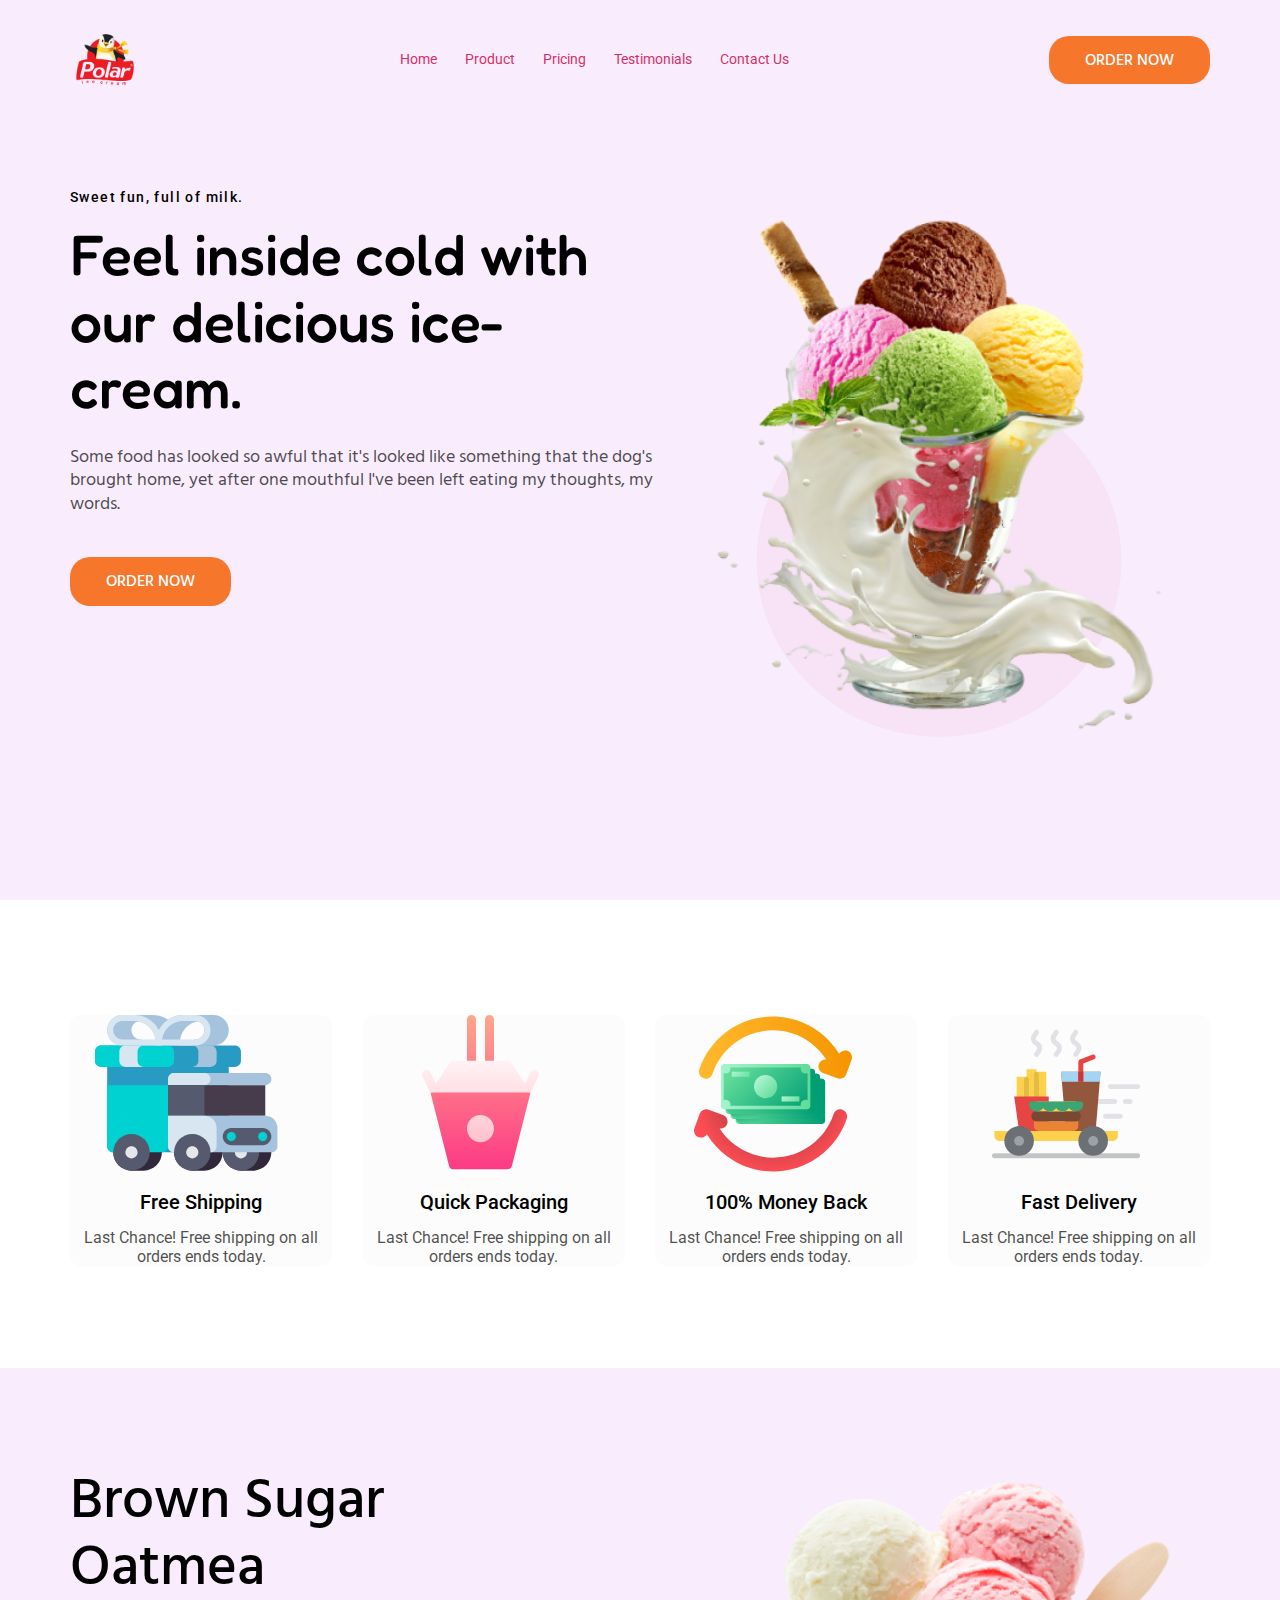
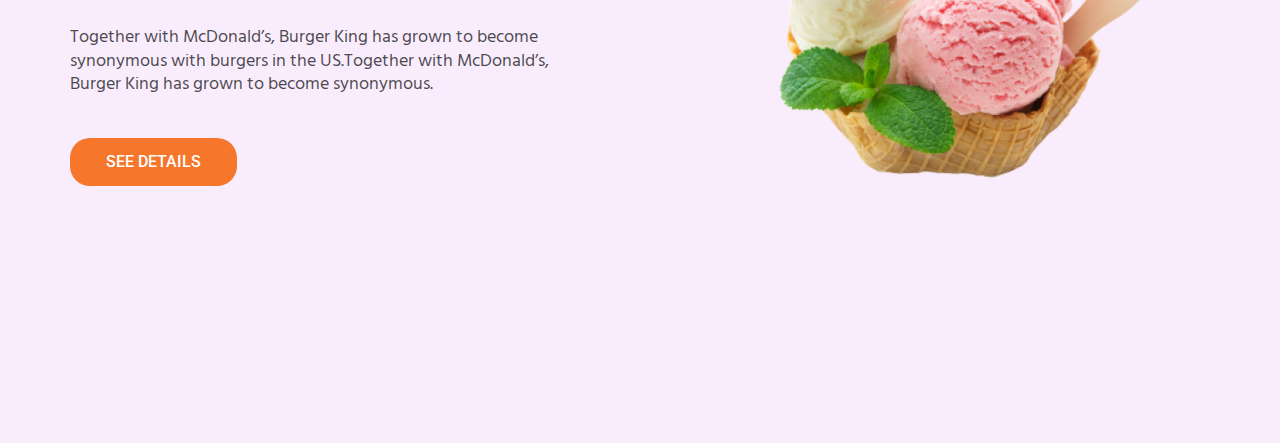
<file: index.html>
<!DOCTYPE html>
<html lang="en">

<head>
    <meta charset="UTF-8">
    <meta http-equiv="X-UA-Compatible" content="IE=edge">
    <meta name="viewport" content="width=device-width, initial-scale=1.0">
    <link rel="preconnect" href="https://fonts.googleapis.com">
    <link rel="preconnect" href="https://fonts.gstatic.com" crossorigin>
    <link
        href="https://fonts.googleapis.com/css2?family=Caveat&family=Fredoka+One&family=Hind+Madurai:wght@400;500;600;700&family=Roboto:wght@400;500;700&display=swap"
        rel="stylesheet">
    <link rel="stylesheet" href="css/normalize.css">
    <link rel="stylesheet" href="css/style.css">
    <title>Icecream</title>
</head>

<body>
    <div class="wrapper">
        <section class="hero">
            <div class="container">
                <header class="header">
                    <a href="#!" class="logo">
                        <img src="img/content/logo.png" alt="Логотип" class="logo__img">
                    </a>
                    <nav class="nav">
                        <ul class="nav__list">
                            <li class="nav__item">
                                <a href="#!" class="nav__link">Home</a>
                            </li>
                            <li class="nav__item">
                                <a href="#!" class="nav__link">Product</a>
                            </li>
                            <li class="nav__item">
                                <a href="#!" class="nav__link">Pricing</a>
                            </li>
                            <li class="nav__item">
                                <a href="#!" class="nav__link">Testimonials</a>
                            </li>
                            <li class="nav__item">
                                <a href="#!" class="nav__link">Contact Us</a>
                            </li>
                        </ul>
                    </nav>
                    <button class="btn">ORDER NOW</button>
                </header>
                <div class="content">
                    <div class="content__desc">
                        <div class="content__headline">Sweet fun, full of milk.</div>
                        <h1 class="title content__title">Feel inside cold with our delicious <span
                                class="title__element">ice-cream.</span>
                        </h1>
                        <div class="content__text">
                            Some food has looked so awful that it's looked like something that the dog's brought home,
                            yet after one mouthful I've been left eating my thoughts, my words.
                        </div>
                        <button class="btn">ORDER NOW</button>
                    </div>
                    <div class="content__decor">
                        <img src="img/content/icecream.png" alt="icecream" class="content__img">
                    </div>
                </div>
            </div>
        </section>
        <section class="tovar">
            <div class="container">
                <ul class="tovar__list">
                    <li class="tovar__item dish">
                        <div class="dish_img-wrap">
                            <img src="img/content/Group.svg" alt="Free Shipping" class="dish_img">
                        </div>
                        <div class="dish__desk">
                            <div class="dish__title">Free Shipping</div>
                            <div class="dish__text">Last Chance! Free shipping on all orders ends today.</div>
                        </div>
                    </li>
                    <li class="tovar__item dish">
                        <div class="dish_img-wrap">
                            <img src="img/content/gg.svg" alt="Quick Packaging" class="dish_img">
                        </div>
                        <div class="dish__desk">
                            <div class="dish__title">Quick Packaging</div>
                            <div class="dish__text">Last Chance! Free shipping on all orders ends today.</div>
                        </div>
                    </li>
                    <li class="tovar__item dish">
                        <div class="dish_img-wrap">
                            <img src="img/content/cash-back.svg" alt="100% Money Back" class="dish_img">
                        </div>
                        <div class="dish__desk">
                            <div class="dish__title">100% Money Back</div>
                            <div class="dish__text">Last Chance! Free shipping on all orders ends today.</div>
                        </div>
                    </li>
                    <li class="tovar__item dish">
                        <div class="dish_img-wrap">
                            <img src="img/content/fast-delivery.svg" alt="Fast Delivery" class="dish_img">
                        </div>
                        <div class="dish__desk">
                            <div class="dish__title">Fast Delivery</div>
                            <div class="dish__text">Last Chance! Free shipping on all orders ends today.</div>
                        </div>
                    </li>
                </ul>
            </div>
        </section>
        <section class="promo">
            <div class="hero-promo">
                <div class="container-promo">
                    <div class="content1">
                        <div class="content-desc1">
                            <h1 class="title content__title1">Brown Sugar <br>
                                 Oatmea</h1>
                            <div class="content__text">
                                Together with McDonald’s, Burger King has grown to become <br>
                                synonymous with burgers in the US.Together with McDonald’s, <br>
                                Burger King has grown to become synonymous.
                            </div>
                            <button class="btn1">SEE DETAILS</button>
                        </div>
                        <div class="content__decor1">
                            <img src="img/icons/nWvlMBTo86-removebg-preview 1.png" alt="icecream1" class="content__img1">
                        </div>
                    </div>
                </div>
            </div>
        </section>
    </div>
</body>

</html>
</file>
<file: css/style.css>
/* 
font-family: 'Fredoka One', cursive;
font-family: 'Hind Madurai', sans-serif;
font-family: 'Roboto', sans-serif;
*/

* {
    box-sizing: border-box;
}

html,
body {
    height: 100%;
}

body {
    font-family: 'Roboto', sans-serif;
}

.wrapper {
    min-height: 100%;
}

ul {
    margin: 0;
    padding: 0;
}

ul>li {
    list-style: none;
}

a {
    text-decoration: none;
    display: block;
}

h1,
h2,
h3,
h4,
h5 {
    margin: 0;
}

img {
    max-width: 100%;
}

.container {
    max-width: 1140px;
    margin: 0 auto;
}

.hero {
    height: 100vh;
    background-color:
        rgba(244, 219, 252, 0.5);
}

.header {
    display: flex;
    align-items: center;
    justify-content: space-between;
    padding: 25px 0px;
    margin-bottom: 70px;
}

.logo {
    width: 70px;
    height: 70px;
}

.logo__img {
    width: 100%;
    height: 100%;
    object-fit: contain;
}

.nav {}

.nav__list {
    display: flex;
}

.nav__item {
    margin-right: 28px;
}

.nav__item:last-child {
    margin-right: 0;
}

.nav__link {
    font-size: 14px;
    line-height: 1.14;
    font-weight: 400;
    color: rgba(210, 49, 102, 1);
}

.btn {
    background-color: #F6762C;
    border: none;
    border-radius: 20px;
    padding: 15px 36px;
    color: #ffffff;
    font-weight: 500;
    font-size: 16px;
    line-height: 1.18;
    font-family: 'Hind Madurai', sans-serif;
}

.content {
    display: flex;
}

.content__desc {
    width: 58%;
}

.content__headline {
    font-weight: 500;
    font-size: 14px;
    line-height: 1.14;
    letter-spacing: 0.1em;
    margin-bottom: 15px;
    font-family: 'Roboto', sans-serif;
}

.title {
    font-family: 'Hind Madurai', sans-serif;
    font-weight: 500;
    font-size: 57px;
    line-height: 1.17;
}

.content__title {
    margin-bottom: 24px;
    font-family: 'Fredoka One', cursive;
}

.content__text {
    font-weight: 400;
    font-size: 18px;
    line-height: 1.3;
    color: rgba(0, 0, 0, 0.7);
    margin-bottom: 42px;
    font-family: 'Hind Madurai', sans-serif;
}

.title__element {}

.content__decor {
    max-height: 700px;
    position: relative;
}


.content__img {
    width: 600px;
    height: 100%;
}

.content__decor::after {
    content: "";
    display: block;
    width: 365px;
    height: 353px;
    background-color: rgba(210, 49, 102, 0.1);
    border-radius: 50%;
    position: absolute;
    bottom: 0;
    left: 50%;
    transform: translateX(-50%);
    z-index: -10;
}

.content__decor::before {
    content: "";
    position: absolute;
    display: block;
    background-image: url(../img/content/milk.png);
    background-position: bottom center;
    width: 100%;
    height: 80%;
    background-size: contain;
    background-repeat: no-repeat;
    bottom: 0;
}

.tovar {
    padding: 115px 0px 102px;
}

.container {}

.tovar__list {
    display: flex;
    justify-content: space-between;
}

.tovar__item {
    width: calc(25% - 23px);
}

.dish {
    background-color: #fcfcfc;
    border-radius: 10px;
    overflow: hidden;
}

.dish_img-wrap {
    width: 100%;
    height: 175px;
    overflow: hidden;
}

.dish_img {
    width: 90%;
    height: 90%;
    object-fit: contain;
}

.dish__desk {
    padding-top: 28px 35px 35px;
    text-align: center;
}

.dish__title {
    font-weight: 500;
    font-size: 20px;
    line-height: 25px;
    margin-bottom: 13px;
}

.dish__text {
    font-size: 16px;
    color: rgba(0, 0, 0, 0.7);
    font-weight: 400;
    line-height: 19px;
}

.hero-promo {
    height: 75vh;
    background-color:
        rgba(244, 219, 252, 0.5);
}
.container-promo {
    max-width: 1140px;
    margin: 0 auto;
}
.content1 {
    display: flex;

}
.content-desc1 {
    width: 60%;
    margin-top: 100px;

}
.title {
    font-weight: 500;
    font-size: 57px;
    line-height: 1.17;
}
.content__title1 {
    margin-bottom: 24px;
}
.content__text {
    font-weight: 400;
    font-size: 18px;
    line-height: 1.3;
    color: rgba(0, 0, 0, 0.7);
    margin-bottom: 42px;
}
.btn1 {
    background-color: #F6762C;
    border: none;
    border-radius: 20px;
    padding: 15px 36px;
    color: #ffffff;
    font-weight: 500;
    font-size: 16px;
    line-height: 1.18;
    font-family: 'Roboto', sans-serif;
}
.content__decor1 {
    max-height: 700px;
    position: relative;
}

.content__img1 {
    width: 600px;
    height: 100%;
}
</file>
